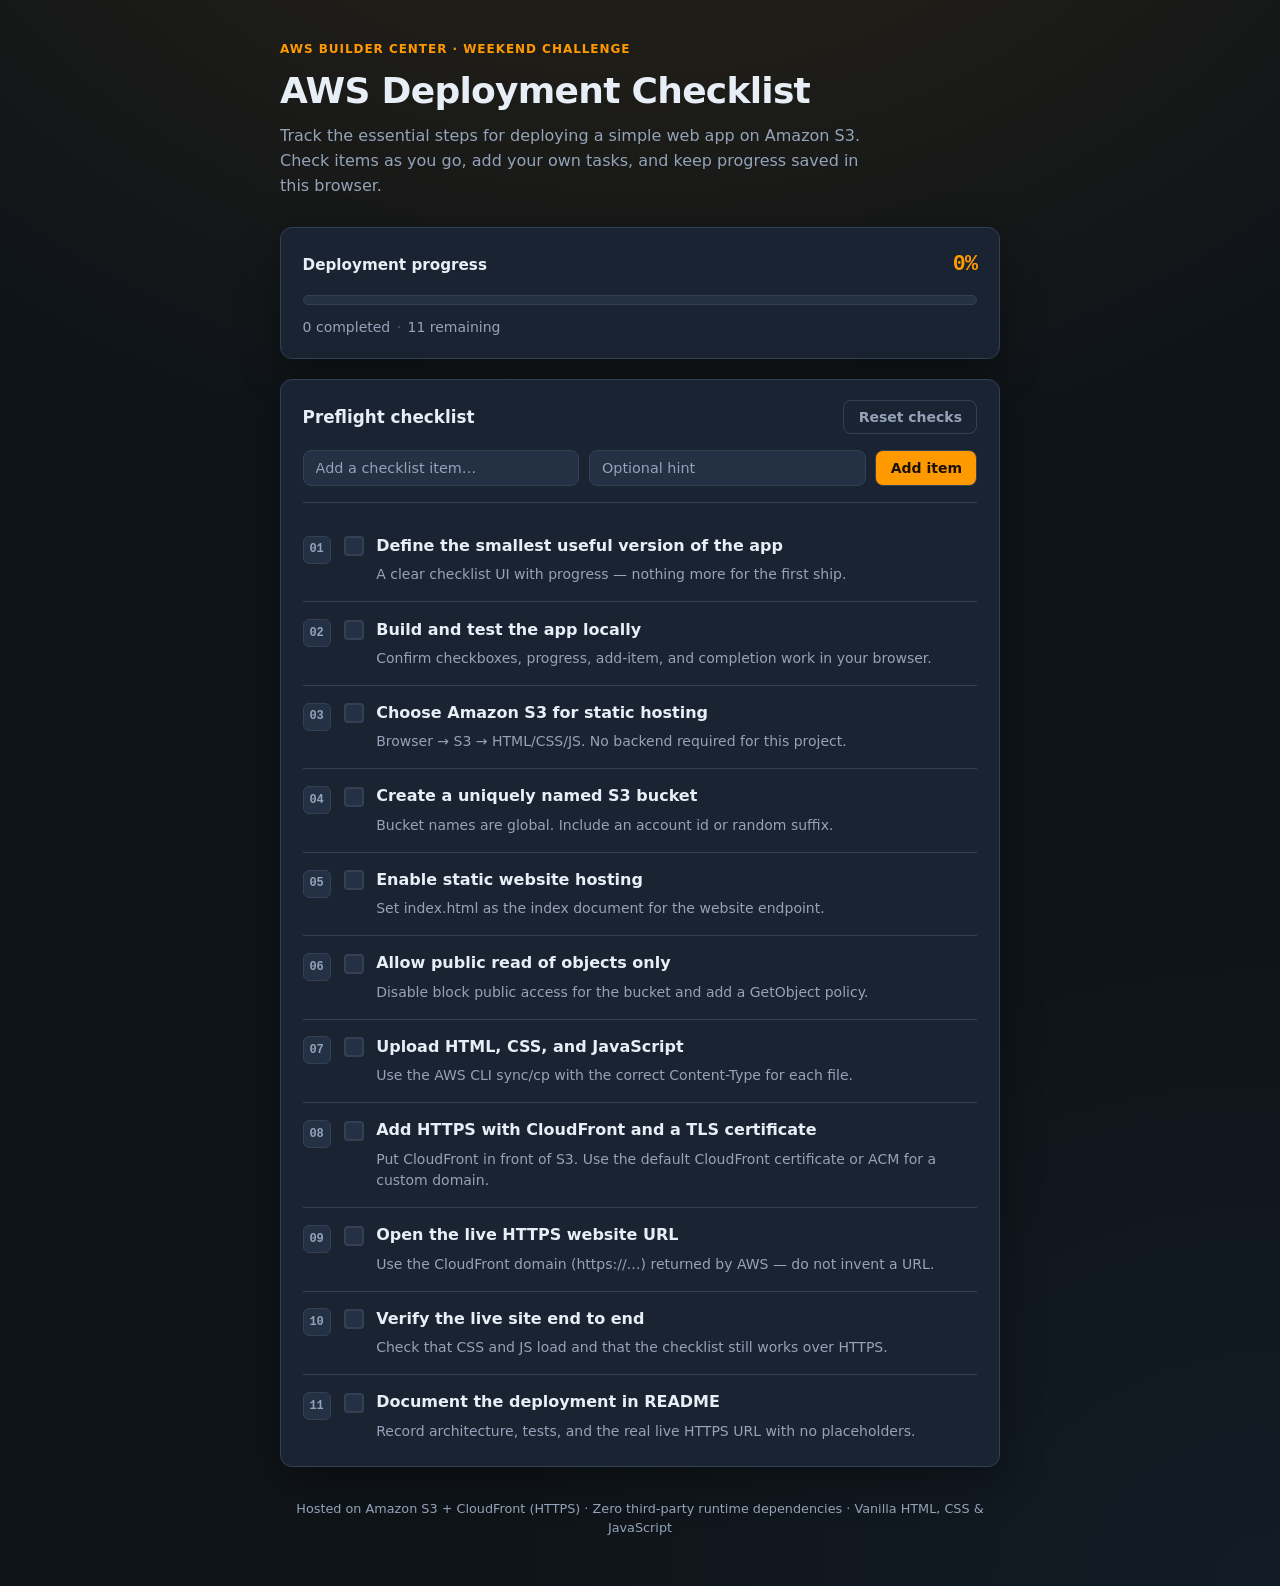
<file: index.html>
<!DOCTYPE html>
<html lang="en">
<head>
  <meta charset="UTF-8" />
  <meta name="viewport" content="width=device-width, initial-scale=1.0" />
  <meta name="description" content="A simple checklist to track the basic steps of deploying an application on AWS." />
  <title>AWS Deployment Checklist</title>
  <link rel="stylesheet" href="styles.css" />
</head>
<body>
  <div class="page">
    <header class="header">
      <p class="eyebrow">AWS Builder Center · Weekend Challenge</p>
      <h1>AWS Deployment Checklist</h1>
      <p class="lead">
        Track the essential steps for deploying a simple web app on Amazon S3.
        Check items as you go, add your own tasks, and keep progress saved in this browser.
      </p>
    </header>

    <section class="progress-panel" aria-labelledby="progress-heading">
      <div class="progress-top">
        <h2 id="progress-heading" class="progress-title">Deployment progress</h2>
        <p class="progress-percent" id="progress-percent" aria-live="polite">0%</p>
      </div>
      <div
        class="progress-track"
        role="progressbar"
        aria-valuemin="0"
        aria-valuemax="100"
        aria-valuenow="0"
        id="progress-bar"
        aria-label="Checklist completion"
      >
        <div class="progress-fill" id="progress-fill"></div>
      </div>
      <div class="progress-meta">
        <span id="completed-count">0 completed</span>
        <span class="dot" aria-hidden="true">·</span>
        <span id="remaining-count">0 remaining</span>
      </div>
    </section>

    <section class="checklist-panel" aria-labelledby="checklist-heading">
      <div class="checklist-header">
        <h2 id="checklist-heading">Preflight checklist</h2>
        <button type="button" class="btn btn-reset" id="reset-btn">Reset checks</button>
      </div>

      <form class="add-form" id="add-form" autocomplete="off">
        <label class="sr-only" for="new-task-title">New checklist item</label>
        <input
          type="text"
          id="new-task-title"
          name="title"
          maxlength="120"
          placeholder="Add a checklist item…"
          required
        />
        <label class="sr-only" for="new-task-hint">Optional hint</label>
        <input
          type="text"
          id="new-task-hint"
          name="hint"
          maxlength="180"
          placeholder="Optional hint"
        />
        <button type="submit" class="btn btn-primary" id="add-btn">Add item</button>
      </form>

      <ul class="checklist" id="checklist"></ul>
    </section>

    <div class="completion" id="completion" hidden>
      <div class="completion-card">
        <p class="completion-badge">Cleared for launch</p>
        <h2>All deployment tasks complete</h2>
        <p>
          You have walked through every step from local build to a live HTTPS site.
          Nice work — your app is ready to share.
        </p>
      </div>
    </div>

    <footer class="footer">
      <p>Hosted on Amazon S3 + CloudFront (HTTPS) · Zero third-party runtime dependencies · Vanilla HTML, CSS &amp; JavaScript</p>
    </footer>
  </div>

  <script src="app.js"></script>
</body>
</html>
</file>
<file: styles.css>
/* AWS Deployment Checklist — self-contained styles (no external fonts or libraries) */

:root {
  --bg: #0f1419;
  --surface: #1a2332;
  --surface-raised: #243044;
  --border: #334155;
  --text: #e8eef6;
  --muted: #94a3b8;
  --accent: #ff9900;
  --accent-soft: rgba(255, 153, 0, 0.18);
  --success: #3ecf8e;
  --success-soft: rgba(62, 207, 142, 0.15);
  --radius: 12px;
  --shadow: 0 12px 40px rgba(0, 0, 0, 0.35);
  --font: "Segoe UI", system-ui, -apple-system, BlinkMacSystemFont, sans-serif;
  --mono: "Cascadia Code", "Consolas", "Courier New", monospace;
}

*,
*::before,
*::after {
  box-sizing: border-box;
}

html {
  scroll-behavior: smooth;
}

body {
  margin: 0;
  min-height: 100vh;
  font-family: var(--font);
  font-size: 1rem;
  line-height: 1.55;
  color: var(--text);
  background:
    radial-gradient(ellipse 80% 50% at 50% -20%, rgba(255, 153, 0, 0.12), transparent),
    radial-gradient(ellipse 60% 40% at 100% 100%, rgba(56, 120, 180, 0.08), transparent),
    var(--bg);
}

.page {
  width: min(720px, 100% - 2rem);
  margin: 0 auto;
  padding: 2.5rem 0 3rem;
}

.header {
  margin-bottom: 1.75rem;
}

.eyebrow {
  margin: 0 0 0.65rem;
  font-size: 0.75rem;
  font-weight: 600;
  letter-spacing: 0.08em;
  text-transform: uppercase;
  color: var(--accent);
}

.header h1 {
  margin: 0 0 0.75rem;
  font-size: clamp(1.75rem, 4vw, 2.25rem);
  font-weight: 700;
  letter-spacing: -0.02em;
  line-height: 1.2;
}

.lead {
  margin: 0;
  color: var(--muted);
  max-width: 38rem;
}

.progress-panel {
  background: var(--surface);
  border: 1px solid var(--border);
  border-radius: var(--radius);
  padding: 1.25rem 1.35rem;
  margin-bottom: 1.25rem;
  box-shadow: var(--shadow);
}

.progress-top {
  display: flex;
  align-items: baseline;
  justify-content: space-between;
  gap: 1rem;
  margin-bottom: 0.85rem;
}

.progress-title {
  margin: 0;
  font-size: 0.95rem;
  font-weight: 600;
}

.progress-percent {
  margin: 0;
  font-family: var(--mono);
  font-size: 1.35rem;
  font-weight: 700;
  color: var(--accent);
  letter-spacing: -0.03em;
}

.progress-track {
  height: 10px;
  background: var(--surface-raised);
  border-radius: 999px;
  overflow: hidden;
  border: 1px solid var(--border);
}

.progress-fill {
  height: 100%;
  width: 0%;
  background: linear-gradient(90deg, #e67e00, var(--accent));
  border-radius: inherit;
  transition: width 0.35s ease;
}

.progress-panel.is-complete .progress-fill {
  background: linear-gradient(90deg, #2aa86a, var(--success));
}

.progress-panel.is-complete .progress-percent {
  color: var(--success);
}

.progress-meta {
  display: flex;
  flex-wrap: wrap;
  align-items: center;
  gap: 0.4rem;
  margin-top: 0.75rem;
  font-size: 0.875rem;
  color: var(--muted);
}

.dot {
  opacity: 0.5;
}

.checklist-panel {
  background: var(--surface);
  border: 1px solid var(--border);
  border-radius: var(--radius);
  padding: 1.25rem 1.35rem 0.5rem;
  box-shadow: var(--shadow);
}

.checklist-header {
  display: flex;
  flex-wrap: wrap;
  align-items: center;
  justify-content: space-between;
  gap: 0.75rem;
  margin-bottom: 1rem;
}

.checklist-header h2 {
  margin: 0;
  font-size: 1.05rem;
  font-weight: 600;
}

.sr-only {
  position: absolute;
  width: 1px;
  height: 1px;
  padding: 0;
  margin: -1px;
  overflow: hidden;
  clip: rect(0, 0, 0, 0);
  white-space: nowrap;
  border: 0;
}

.add-form {
  display: grid;
  grid-template-columns: 1fr 1fr auto;
  gap: 0.6rem;
  margin-bottom: 1rem;
  padding-bottom: 1rem;
  border-bottom: 1px solid var(--border);
}

.add-form input {
  width: 100%;
  font-family: inherit;
  font-size: 0.9rem;
  color: var(--text);
  background: var(--surface-raised);
  border: 1px solid var(--border);
  border-radius: 8px;
  padding: 0.55rem 0.75rem;
}

.add-form input::placeholder {
  color: var(--muted);
}

.add-form input:focus-visible {
  outline: 2px solid var(--accent);
  outline-offset: 2px;
}

.btn-primary {
  background: var(--accent);
  border-color: var(--accent);
  color: #1a1208;
  white-space: nowrap;
}

.btn-primary:hover {
  filter: brightness(1.05);
}

.btn-remove {
  flex-shrink: 0;
  padding: 0.3rem 0.55rem;
  font-size: 0.75rem;
  background: transparent;
  color: var(--muted);
}

.btn-remove:hover {
  color: #ffb4a8;
  border-color: #7f1d1d;
  background: rgba(127, 29, 29, 0.2);
}

.item-row {
  display: flex;
  align-items: flex-start;
  justify-content: space-between;
  gap: 0.75rem;
}

.item-row .item-label {
  flex: 1;
  min-width: 0;
}

.checklist {
  list-style: none;
  margin: 0;
  padding: 0;
}

.checklist-item {
  display: grid;
  grid-template-columns: auto 1fr;
  gap: 0.85rem;
  align-items: start;
  padding: 0.95rem 0;
  border-top: 1px solid var(--border);
}

.checklist-item:first-child {
  border-top: none;
}

.item-number {
  display: inline-flex;
  align-items: center;
  justify-content: center;
  width: 1.75rem;
  height: 1.75rem;
  margin-top: 0.1rem;
  border-radius: 6px;
  font-family: var(--mono);
  font-size: 0.75rem;
  font-weight: 600;
  color: var(--muted);
  background: var(--surface-raised);
  border: 1px solid var(--border);
  flex-shrink: 0;
}

.checklist-item.is-done .item-number {
  color: var(--bg);
  background: var(--success);
  border-color: var(--success);
}

.item-body {
  min-width: 0;
}

.item-label {
  display: flex;
  gap: 0.75rem;
  align-items: flex-start;
  cursor: pointer;
  margin: 0;
}

.item-label input[type="checkbox"] {
  appearance: none;
  -webkit-appearance: none;
  width: 1.25rem;
  height: 1.25rem;
  margin: 0.15rem 0 0;
  flex-shrink: 0;
  border: 2px solid var(--border);
  border-radius: 4px;
  background: var(--surface-raised);
  cursor: pointer;
  position: relative;
  transition: border-color 0.15s ease, background 0.15s ease;
}

.item-label input[type="checkbox"]:hover {
  border-color: var(--accent);
}

.item-label input[type="checkbox"]:focus-visible {
  outline: 2px solid var(--accent);
  outline-offset: 2px;
}

.item-label input[type="checkbox"]:checked {
  background: var(--accent);
  border-color: var(--accent);
}

.item-label input[type="checkbox"]:checked::after {
  content: "";
  position: absolute;
  left: 0.28rem;
  top: 0.05rem;
  width: 0.3rem;
  height: 0.55rem;
  border: solid var(--bg);
  border-width: 0 2px 2px 0;
  transform: rotate(45deg);
}

.item-text {
  font-weight: 600;
  color: var(--text);
}

.checklist-item.is-done .item-text {
  text-decoration: line-through;
  color: var(--muted);
  font-weight: 500;
}

.item-hint {
  margin: 0.35rem 0 0 2rem;
  font-size: 0.875rem;
  color: var(--muted);
}

.btn {
  font-family: inherit;
  font-size: 0.875rem;
  font-weight: 600;
  border-radius: 8px;
  border: 1px solid var(--border);
  padding: 0.5rem 0.9rem;
  cursor: pointer;
  transition: background 0.15s ease, border-color 0.15s ease, color 0.15s ease;
}

.btn:focus-visible {
  outline: 2px solid var(--accent);
  outline-offset: 2px;
}

.btn-reset {
  background: transparent;
  color: var(--muted);
}

.btn-reset:hover {
  color: var(--text);
  border-color: var(--muted);
  background: var(--surface-raised);
}

.completion {
  margin-top: 1.25rem;
}

.completion[hidden] {
  display: none;
}

.completion-card {
  padding: 1.35rem 1.5rem;
  border-radius: var(--radius);
  border: 1px solid rgba(62, 207, 142, 0.35);
  background: var(--success-soft);
  box-shadow: var(--shadow);
}

.completion-badge {
  display: inline-block;
  margin: 0 0 0.5rem;
  padding: 0.2rem 0.55rem;
  font-size: 0.7rem;
  font-weight: 700;
  letter-spacing: 0.06em;
  text-transform: uppercase;
  color: var(--success);
  background: rgba(62, 207, 142, 0.12);
  border-radius: 4px;
}

.completion-card h2 {
  margin: 0 0 0.5rem;
  font-size: 1.2rem;
}

.completion-card p:last-child {
  margin: 0;
  color: var(--muted);
}

.footer {
  margin-top: 2rem;
  text-align: center;
}

.footer p {
  margin: 0;
  font-size: 0.8rem;
  color: var(--muted);
}

@media (max-width: 520px) {
  .page {
    width: min(100% - 1.25rem, 720px);
    padding: 1.5rem 0 2.5rem;
  }

  .progress-panel,
  .checklist-panel {
    padding: 1rem 1rem 0.35rem;
  }

  .checklist-header {
    flex-direction: column;
    align-items: flex-start;
  }

  .add-form {
    grid-template-columns: 1fr;
  }

  .item-hint {
    margin-left: 0;
  }
}

@media (prefers-reduced-motion: reduce) {
  .progress-fill {
    transition: none;
  }

  html {
    scroll-behavior: auto;
  }
}
</file>
